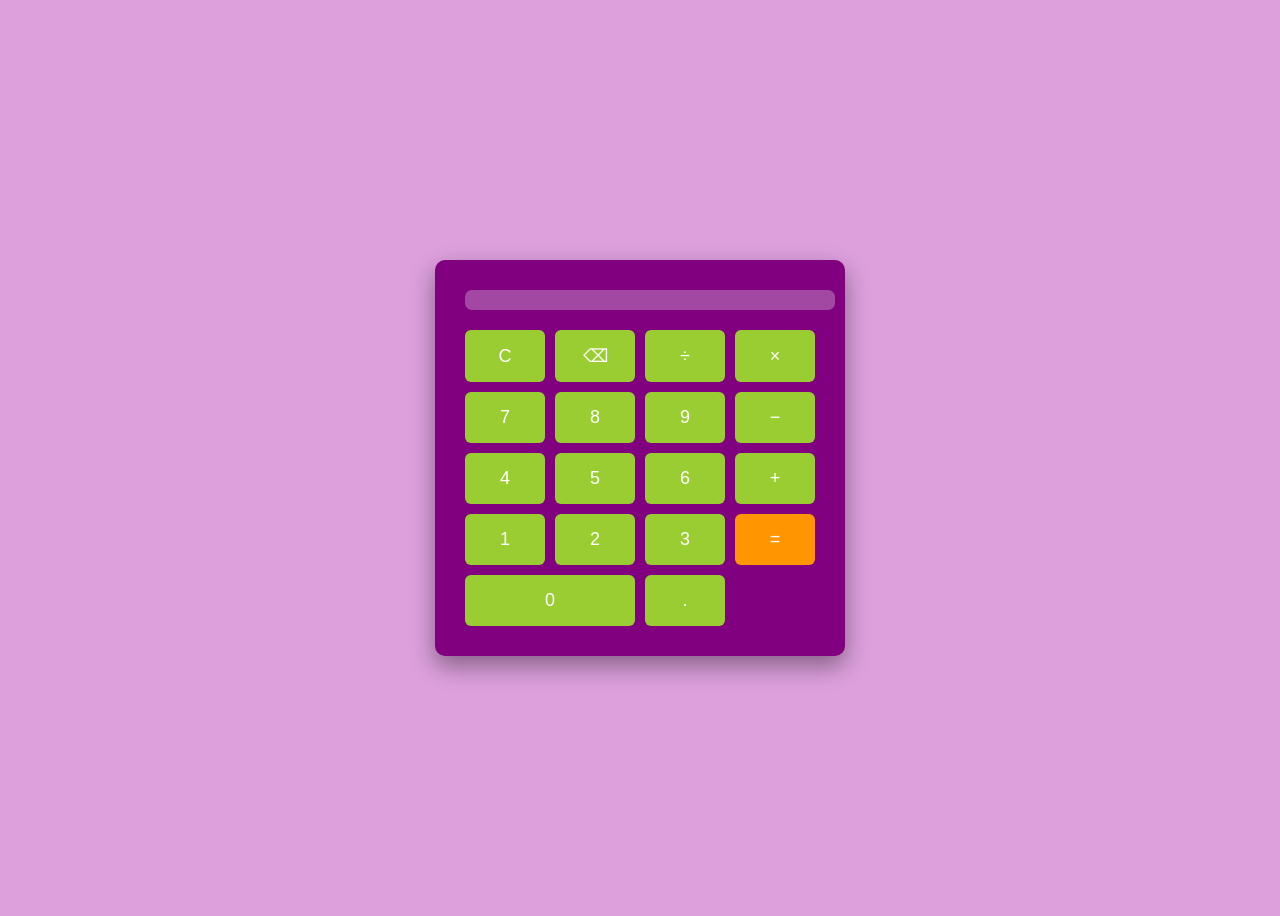
<file: index.html>
<!DOCTYPE html>
<html>
<head>
<title>Calculator</title>
<link rel="stylesheet" href="style.css">
</head>

<body>

<div class="calculator">

<input type="text" id="display" disabled>

<div class="buttons">

<button onclick="clearDisplay()">C</button>
<button onclick="deleteLast()">⌫</button>
<button onclick="append('/')">÷</button>
<button onclick="append('*')">×</button>

<button onclick="append('7')">7</button>
<button onclick="append('8')">8</button>
<button onclick="append('9')">9</button>
<button onclick="append('-')">−</button>

<button onclick="append('4')">4</button>
<button onclick="append('5')">5</button>
<button onclick="append('6')">6</button>
<button onclick="append('+')">+</button>

<button onclick="append('1')">1</button>
<button onclick="append('2')">2</button>
<button onclick="append('3')">3</button>
<button class="equal" onclick="calculate()">=</button>

<button onclick="append('0')" class="zero">0</button>
<button onclick="append('.')">.</button>

</div>

</div>

<script src="first.js"></script>

</body>
</html>
</file>
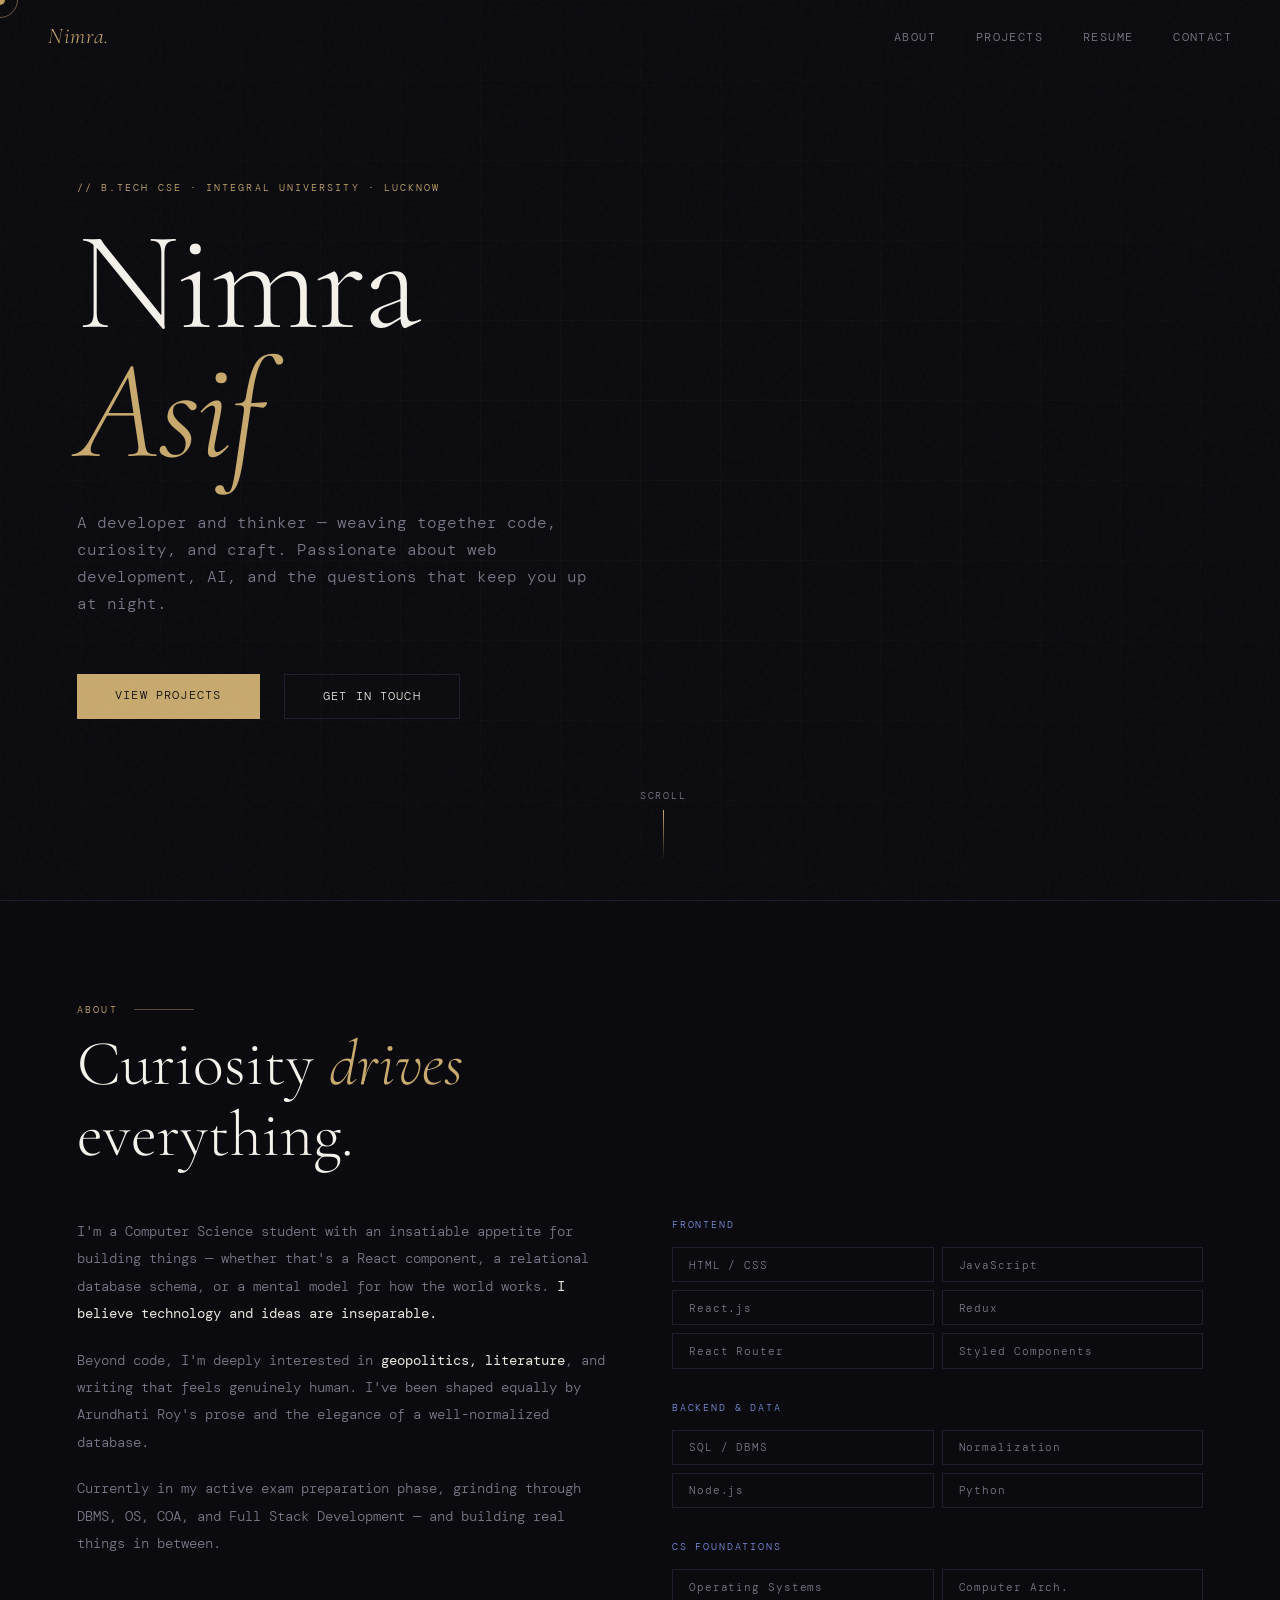
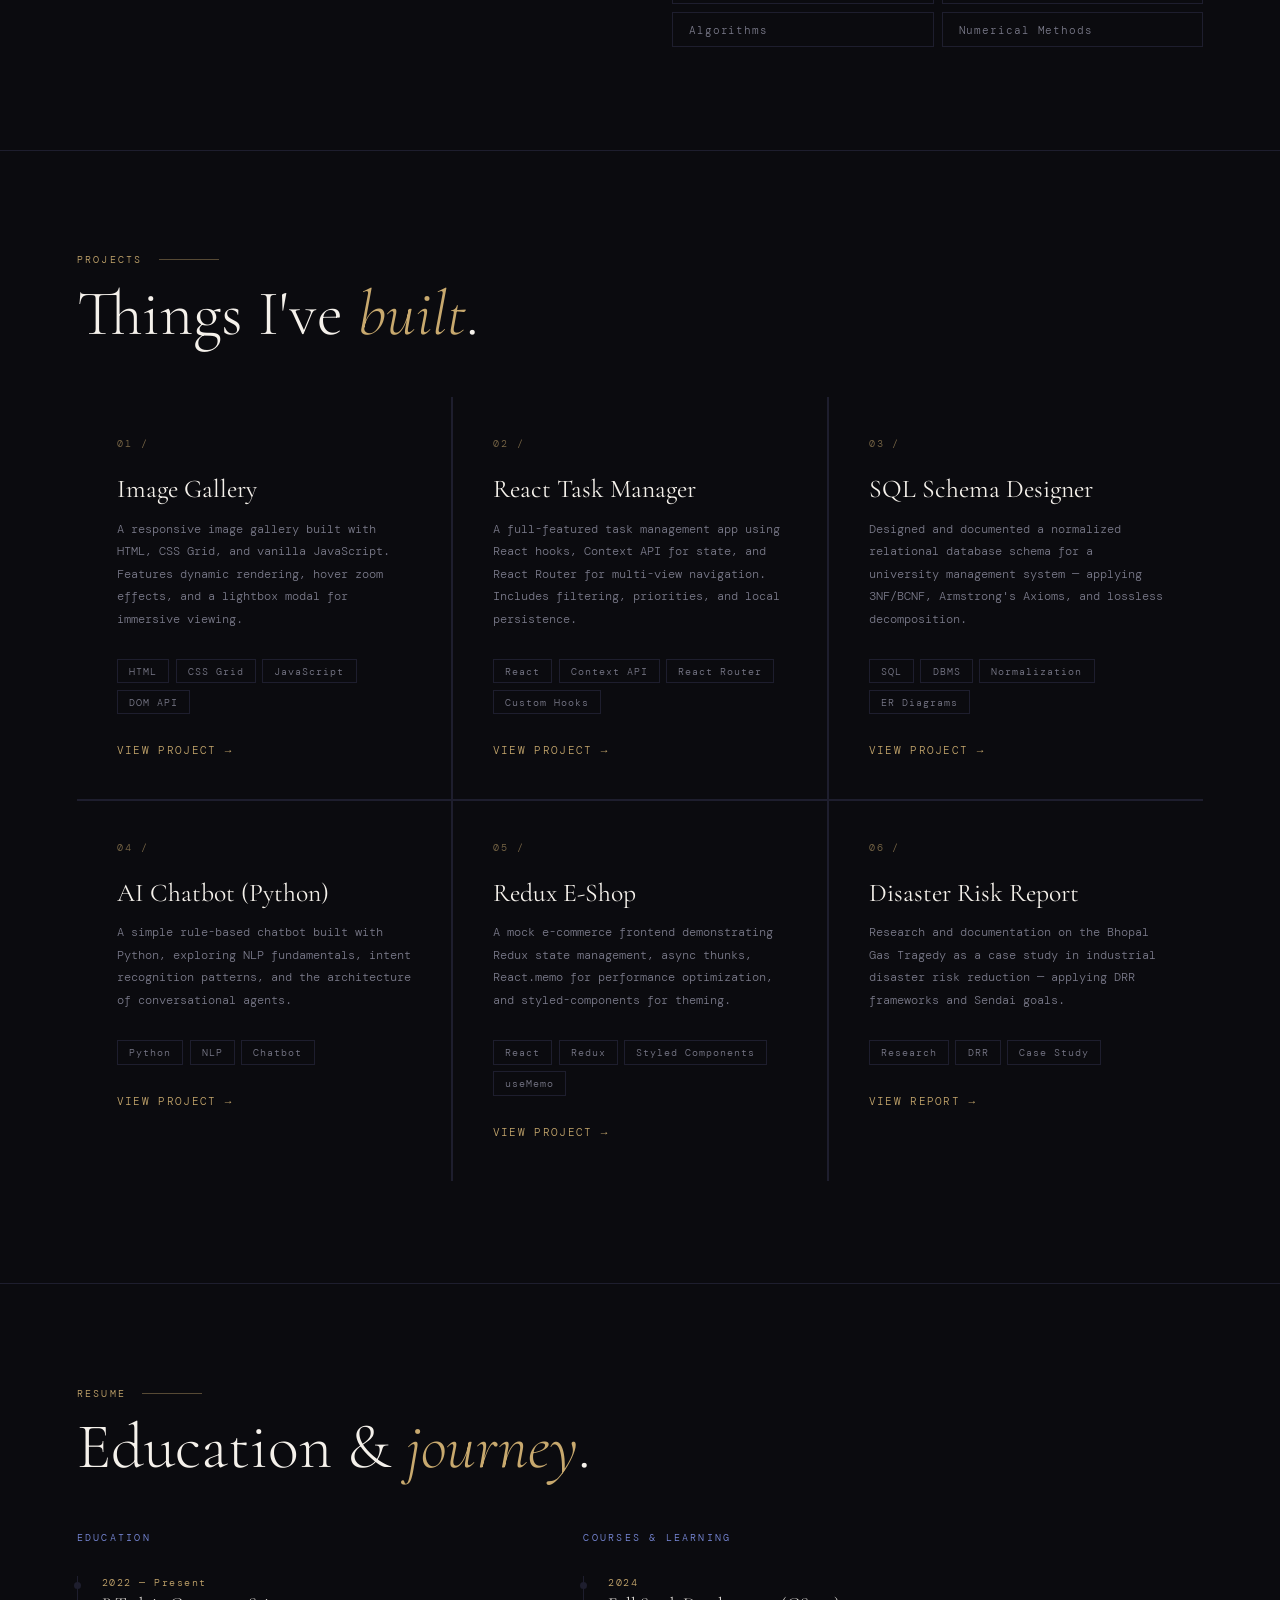
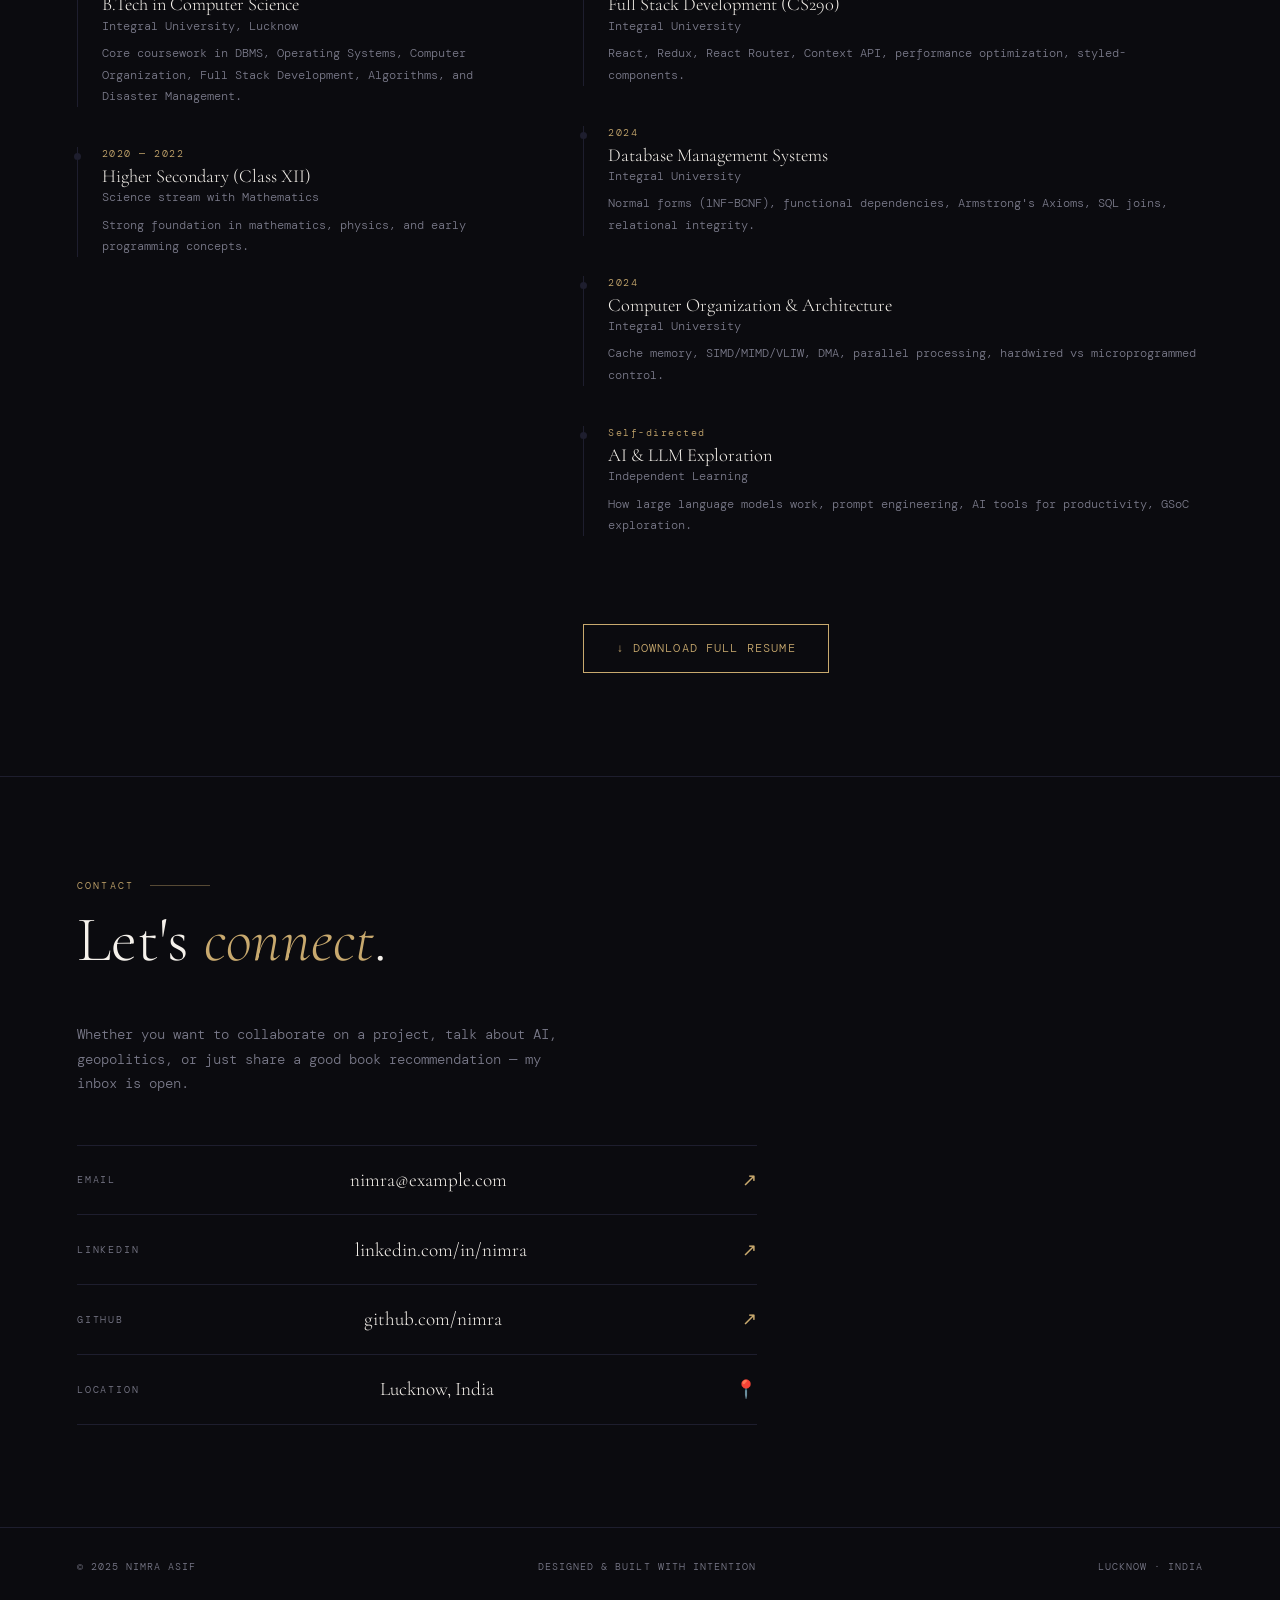
<file: portfolio.html>
<!DOCTYPE html>
<html lang="en">
<head>
<meta charset="UTF-8" />
<meta name="viewport" content="width=device-width, initial-scale=1.0"/>
<title>Nimra — Portfolio</title>
<link rel="preconnect" href="https://fonts.googleapis.com">
<link href="https://fonts.googleapis.com/css2?family=Cormorant+Garamond:ital,wght@0,300;0,400;0,600;1,300;1,400&family=DM+Mono:wght@300;400&display=swap" rel="stylesheet">
<style>
  :root {
    --bg: #0b0b0f;
    --surface: #13131a;
    --border: #1e1e2e;
    --accent: #c8a96e;
    --accent2: #7b8cde;
    --text: #e8e4dc;
    --muted: #7a7a8a;
    --ink: #f5f1eb;
    --gap: clamp(3rem, 8vw, 7rem);
  }

  *, *::before, *::after { box-sizing: border-box; margin: 0; padding: 0; }

  html { scroll-behavior: smooth; font-size: 16px; }

  body {
    background: var(--bg);
    color: var(--text);
    font-family: 'DM Mono', monospace;
    font-weight: 300;
    overflow-x: hidden;
    cursor: none;
  }

  /* ── Custom Cursor ── */
  .cursor {
    position: fixed; top: 0; left: 0;
    width: 10px; height: 10px;
    background: var(--accent);
    border-radius: 50%;
    pointer-events: none;
    z-index: 9999;
    mix-blend-mode: difference;
    transition: transform 0.15s ease, width 0.2s, height 0.2s;
    transform: translate(-50%, -50%);
  }
  .cursor.hover { width: 32px; height: 32px; }

  .cursor-ring {
    position: fixed; top: 0; left: 0;
    width: 36px; height: 36px;
    border: 1px solid var(--accent);
    border-radius: 50%;
    pointer-events: none;
    z-index: 9998;
    transform: translate(-50%, -50%);
    transition: transform 0.35s ease, width 0.3s, height 0.3s, opacity 0.3s;
    opacity: 0.5;
  }
  .cursor-ring.hover { width: 56px; height: 56px; opacity: 0; }

  /* ── Noise Overlay ── */
  body::before {
    content: '';
    position: fixed; inset: 0;
    background-image: url("data:image/svg+xml,%3Csvg viewBox='0 0 256 256' xmlns='http://www.w3.org/2000/svg'%3E%3Cfilter id='n'%3E%3CfeTurbulence type='fractalNoise' baseFrequency='0.9' numOctaves='4' stitchTiles='stitch'/%3E%3C/filter%3E%3Crect width='100%25' height='100%25' filter='url(%23n)' opacity='0.04'/%3E%3C/svg%3E");
    pointer-events: none; z-index: 9990; opacity: 0.6;
  }

  /* ── Nav ── */
  nav {
    position: fixed; top: 0; left: 0; right: 0;
    z-index: 100;
    display: flex; align-items: center; justify-content: space-between;
    padding: 1.4rem 3rem;
    border-bottom: 1px solid transparent;
    transition: border-color 0.3s, background 0.3s;
  }
  nav.scrolled {
    background: rgba(11,11,15,0.85);
    backdrop-filter: blur(12px);
    border-color: var(--border);
  }
  .nav-logo {
    font-family: 'Cormorant Garamond', serif;
    font-size: 1.4rem;
    font-style: italic;
    color: var(--accent);
    letter-spacing: 0.03em;
    text-decoration: none;
  }
  .nav-links {
    display: flex; gap: 2.5rem; list-style: none;
  }
  .nav-links a {
    color: var(--muted);
    text-decoration: none;
    font-size: 0.72rem;
    letter-spacing: 0.12em;
    text-transform: uppercase;
    transition: color 0.25s;
    position: relative;
  }
  .nav-links a::after {
    content: '';
    position: absolute; bottom: -3px; left: 0;
    width: 0; height: 1px;
    background: var(--accent);
    transition: width 0.3s;
  }
  .nav-links a:hover { color: var(--ink); }
  .nav-links a:hover::after { width: 100%; }

  /* ── Hero ── */
  #hero {
    min-height: 100vh;
    display: flex; flex-direction: column;
    justify-content: center;
    padding: 0 clamp(1.5rem, 6vw, 5rem);
    position: relative;
    overflow: hidden;
  }
  .hero-grid-lines {
    position: absolute; inset: 0; pointer-events: none;
    background-image:
      linear-gradient(to right, rgba(200,169,110,0.04) 1px, transparent 1px),
      linear-gradient(to bottom, rgba(200,169,110,0.04) 1px, transparent 1px);
    background-size: 80px 80px;
    mask-image: radial-gradient(ellipse 80% 80% at 50% 50%, black 0%, transparent 100%);
  }
  .hero-label {
    font-size: 0.65rem;
    letter-spacing: 0.2em;
    text-transform: uppercase;
    color: var(--accent);
    margin-bottom: 1.5rem;
    opacity: 0;
    animation: fadeUp 0.8s 0.2s forwards;
  }
  .hero-name {
    font-family: 'Cormorant Garamond', serif;
    font-size: clamp(4rem, 11vw, 10rem);
    font-weight: 300;
    line-height: 0.92;
    color: var(--ink);
    letter-spacing: -0.02em;
    opacity: 0;
    animation: fadeUp 0.9s 0.35s forwards;
  }
  .hero-name em {
    font-style: italic;
    color: var(--accent);
  }
  .hero-tagline {
    margin-top: 2rem;
    font-size: clamp(0.78rem, 1.8vw, 1rem);
    color: var(--muted);
    max-width: 520px;
    line-height: 1.7;
    opacity: 0;
    animation: fadeUp 0.9s 0.5s forwards;
  }
  .hero-cta {
    margin-top: 3.5rem;
    display: flex; gap: 1.5rem; flex-wrap: wrap;
    opacity: 0;
    animation: fadeUp 0.9s 0.65s forwards;
  }
  .btn-primary {
    padding: 0.9rem 2.4rem;
    background: var(--accent);
    color: #0b0b0f;
    font-family: 'DM Mono', monospace;
    font-size: 0.72rem;
    letter-spacing: 0.1em;
    text-transform: uppercase;
    text-decoration: none;
    border: none;
    cursor: none;
    transition: transform 0.2s, box-shadow 0.2s;
  }
  .btn-primary:hover { transform: translateY(-2px); box-shadow: 0 8px 30px rgba(200,169,110,0.25); }
  .btn-outline {
    padding: 0.9rem 2.4rem;
    background: transparent;
    color: var(--text);
    font-family: 'DM Mono', monospace;
    font-size: 0.72rem;
    letter-spacing: 0.1em;
    text-transform: uppercase;
    text-decoration: none;
    border: 1px solid var(--border);
    cursor: none;
    transition: border-color 0.2s, color 0.2s;
  }
  .btn-outline:hover { border-color: var(--accent); color: var(--accent); }

  .hero-scroll-hint {
    position: absolute; bottom: 2.5rem; left: 50%;
    transform: translateX(-50%);
    display: flex; flex-direction: column; align-items: center; gap: 0.5rem;
    opacity: 0;
    animation: fadeUp 1s 1s forwards;
  }
  .scroll-line {
    width: 1px; height: 50px;
    background: linear-gradient(to bottom, var(--accent), transparent);
    animation: scrollPulse 2s infinite;
  }
  .scroll-text {
    font-size: 0.6rem; letter-spacing: 0.18em;
    text-transform: uppercase; color: var(--muted);
  }

  /* ── Sections shared ── */
  section { padding: var(--gap) clamp(1.5rem, 6vw, 5rem); }

  .section-label {
    font-size: 0.63rem;
    letter-spacing: 0.22em;
    text-transform: uppercase;
    color: var(--accent);
    margin-bottom: 0.8rem;
    display: flex; align-items: center; gap: 1rem;
  }
  .section-label::after {
    content: '';
    flex: 1; max-width: 60px; height: 1px;
    background: var(--accent);
    opacity: 0.4;
  }
  .section-title {
    font-family: 'Cormorant Garamond', serif;
    font-size: clamp(2.2rem, 5vw, 4rem);
    font-weight: 300;
    line-height: 1.1;
    color: var(--ink);
    margin-bottom: 3rem;
  }
  .section-title em { font-style: italic; color: var(--accent); }

  /* ── About ── */
  #about { border-top: 1px solid var(--border); }
  .about-grid {
    display: grid;
    grid-template-columns: 1fr 1fr;
    gap: 4rem;
    align-items: start;
  }
  .about-text p {
    font-size: 0.9rem;
    line-height: 1.9;
    color: var(--muted);
    margin-bottom: 1.2rem;
  }
  .about-text p strong { color: var(--text); font-weight: 400; }
  .skills-grid {
    display: grid;
    grid-template-columns: 1fr 1fr;
    gap: 0.5rem;
  }
  .skill-chip {
    padding: 0.6rem 1rem;
    border: 1px solid var(--border);
    font-size: 0.7rem;
    letter-spacing: 0.08em;
    color: var(--muted);
    transition: border-color 0.2s, color 0.2s, background 0.2s;
  }
  .skill-chip:hover {
    border-color: var(--accent);
    color: var(--accent);
    background: rgba(200,169,110,0.04);
  }
  .skills-label {
    font-size: 0.63rem;
    letter-spacing: 0.18em;
    text-transform: uppercase;
    color: var(--accent2);
    margin-bottom: 1rem;
    margin-top: 2rem;
  }
  .skills-label:first-child { margin-top: 0; }

  /* ── Projects ── */
  #projects { border-top: 1px solid var(--border); }
  .projects-grid {
    display: grid;
    grid-template-columns: repeat(auto-fit, minmax(320px, 1fr));
    gap: 1.5px;
    background: var(--border);
  }
  .project-card {
    background: var(--bg);
    padding: 2.5rem;
    position: relative;
    overflow: hidden;
    transition: background 0.3s;
  }
  .project-card::before {
    content: '';
    position: absolute; top: 0; left: 0;
    width: 3px; height: 0;
    background: var(--accent);
    transition: height 0.4s ease;
  }
  .project-card:hover::before { height: 100%; }
  .project-card:hover { background: var(--surface); }
  .project-num {
    font-size: 0.6rem;
    letter-spacing: 0.2em;
    color: var(--accent);
    margin-bottom: 1.5rem;
    opacity: 0.6;
  }
  .project-title {
    font-family: 'Cormorant Garamond', serif;
    font-size: 1.6rem;
    font-weight: 400;
    color: var(--ink);
    margin-bottom: 0.8rem;
    line-height: 1.2;
  }
  .project-desc {
    font-size: 0.78rem;
    line-height: 1.8;
    color: var(--muted);
    margin-bottom: 1.8rem;
  }
  .project-tags {
    display: flex; flex-wrap: wrap; gap: 0.4rem;
    margin-bottom: 1.5rem;
  }
  .tag {
    font-size: 0.62rem;
    letter-spacing: 0.1em;
    padding: 0.3rem 0.7rem;
    border: 1px solid var(--border);
    color: var(--muted);
  }
  .project-link {
    font-size: 0.68rem;
    letter-spacing: 0.12em;
    text-transform: uppercase;
    color: var(--accent);
    text-decoration: none;
    display: inline-flex; align-items: center; gap: 0.5rem;
    transition: gap 0.2s;
  }
  .project-link:hover { gap: 0.9rem; }

  /* ── Resume ── */
  #resume { border-top: 1px solid var(--border); }
  .resume-layout {
    display: grid;
    grid-template-columns: 1fr 1.4fr;
    gap: 4rem;
  }
  .timeline { position: relative; }
  .timeline-section-title {
    font-size: 0.63rem;
    letter-spacing: 0.22em;
    text-transform: uppercase;
    color: var(--accent2);
    margin-bottom: 2rem;
  }
  .timeline-item {
    position: relative;
    padding-left: 1.5rem;
    margin-bottom: 2.5rem;
    border-left: 1px solid var(--border);
    transition: border-color 0.3s;
  }
  .timeline-item:hover { border-color: var(--accent); }
  .timeline-item::before {
    content: '';
    position: absolute; top: 0.4rem; left: -4px;
    width: 7px; height: 7px;
    background: var(--border);
    border-radius: 50%;
    transition: background 0.3s;
  }
  .timeline-item:hover::before { background: var(--accent); }
  .timeline-year {
    font-size: 0.62rem;
    letter-spacing: 0.15em;
    color: var(--accent);
    margin-bottom: 0.3rem;
  }
  .timeline-role {
    font-family: 'Cormorant Garamond', serif;
    font-size: 1.15rem;
    color: var(--ink);
    margin-bottom: 0.2rem;
  }
  .timeline-place {
    font-size: 0.72rem;
    color: var(--muted);
    margin-bottom: 0.6rem;
  }
  .timeline-desc {
    font-size: 0.76rem;
    line-height: 1.75;
    color: var(--muted);
  }
  .resume-download {
    margin-top: 3rem;
    display: inline-flex;
    align-items: center;
    gap: 0.8rem;
    padding: 1rem 2rem;
    border: 1px solid var(--accent);
    color: var(--accent);
    font-family: 'DM Mono', monospace;
    font-size: 0.72rem;
    letter-spacing: 0.1em;
    text-transform: uppercase;
    text-decoration: none;
    cursor: none;
    transition: background 0.2s, color 0.2s;
  }
  .resume-download:hover {
    background: var(--accent);
    color: #0b0b0f;
  }

  /* ── Contact ── */
  #contact { border-top: 1px solid var(--border); }
  .contact-inner {
    max-width: 680px;
  }
  .contact-links {
    display: flex; flex-direction: column; gap: 0;
    margin-top: 3rem;
  }
  .contact-item {
    display: flex; align-items: center; justify-content: space-between;
    padding: 1.4rem 0;
    border-bottom: 1px solid var(--border);
    text-decoration: none;
    color: var(--text);
    transition: padding-left 0.3s;
  }
  .contact-item:first-child { border-top: 1px solid var(--border); }
  .contact-item:hover { padding-left: 1rem; }
  .contact-item-label {
    font-size: 0.65rem;
    letter-spacing: 0.18em;
    text-transform: uppercase;
    color: var(--muted);
  }
  .contact-item-value {
    font-family: 'Cormorant Garamond', serif;
    font-size: 1.2rem;
    color: var(--ink);
  }
  .contact-arrow {
    font-size: 1.1rem;
    color: var(--accent);
    transition: transform 0.2s;
  }
  .contact-item:hover .contact-arrow { transform: translate(4px, -4px); }

  /* ── Footer ── */
  footer {
    border-top: 1px solid var(--border);
    padding: 2rem clamp(1.5rem, 6vw, 5rem);
    display: flex; align-items: center; justify-content: space-between;
    font-size: 0.65rem;
    letter-spacing: 0.1em;
    color: var(--muted);
    flex-wrap: wrap; gap: 1rem;
  }
  footer span { text-transform: uppercase; }

  /* ── Animations ── */
  @keyframes fadeUp {
    from { opacity: 0; transform: translateY(24px); }
    to   { opacity: 1; transform: translateY(0); }
  }
  @keyframes scrollPulse {
    0%, 100% { opacity: 0.3; }
    50% { opacity: 1; }
  }

  .reveal {
    opacity: 0;
    transform: translateY(30px);
    transition: opacity 0.7s ease, transform 0.7s ease;
  }
  .reveal.visible {
    opacity: 1;
    transform: translateY(0);
  }
  .reveal-delay-1 { transition-delay: 0.1s; }
  .reveal-delay-2 { transition-delay: 0.2s; }
  .reveal-delay-3 { transition-delay: 0.3s; }

  /* ── Responsive ── */
  @media (max-width: 768px) {
    nav { padding: 1.2rem 1.5rem; }
    .nav-links { gap: 1.5rem; }
    .about-grid { grid-template-columns: 1fr; gap: 2.5rem; }
    .resume-layout { grid-template-columns: 1fr; gap: 3rem; }
    .projects-grid { grid-template-columns: 1fr; }
    footer { flex-direction: column; text-align: center; }
  }
  @media (max-width: 480px) {
    .nav-links { display: none; }
  }
</style>
</head>
<body>

<div class="cursor" id="cursor"></div>
<div class="cursor-ring" id="cursorRing"></div>

<!-- NAV -->
<nav id="navbar">
  <a href="#hero" class="nav-logo">Nimra.</a>
  <ul class="nav-links">
    <li><a href="#about">About</a></li>
    <li><a href="#projects">Projects</a></li>
    <li><a href="#resume">Resume</a></li>
    <li><a href="#contact">Contact</a></li>
  </ul>
</nav>

<!-- HERO -->
<section id="hero">
  <div class="hero-grid-lines"></div>
  <p class="hero-label">// B.Tech CSE · Integral University · Lucknow</p>
  <h1 class="hero-name">
    Nimra<br><em>Asif</em>
  </h1>
  <p class="hero-tagline">
    A developer and thinker — weaving together code, curiosity, and craft.
    Passionate about web development, AI, and the questions that keep you up at night.
  </p>
  <div class="hero-cta">
    <a href="#projects" class="btn-primary">View Projects</a>
    <a href="#contact" class="btn-outline">Get In Touch</a>
  </div>
  <div class="hero-scroll-hint">
    <span class="scroll-text">Scroll</span>
    <div class="scroll-line"></div>
  </div>
</section>

<!-- ABOUT -->
<section id="about">
  <p class="section-label reveal">About</p>
  <h2 class="section-title reveal reveal-delay-1">Curiosity <em>drives</em><br>everything.</h2>
  <div class="about-grid">
    <div class="about-text reveal reveal-delay-2">
      <p>
        I'm a Computer Science student with an insatiable appetite for building things —
        whether that's a React component, a relational database schema, or a mental model
        for how the world works. <strong>I believe technology and ideas are inseparable.</strong>
      </p>
      <p>
        Beyond code, I'm deeply interested in <strong>geopolitics, literature</strong>, and writing
        that feels genuinely human. I've been shaped equally by Arundhati Roy's prose
        and the elegance of a well-normalized database.
      </p>
      <p>
        Currently in my active exam preparation phase, grinding through DBMS, OS,
        COA, and Full Stack Development — and building real things in between.
      </p>
    </div>
    <div class="reveal reveal-delay-3">
      <p class="skills-label">Frontend</p>
      <div class="skills-grid">
        <div class="skill-chip">HTML / CSS</div>
        <div class="skill-chip">JavaScript</div>
        <div class="skill-chip">React.js</div>
        <div class="skill-chip">Redux</div>
        <div class="skill-chip">React Router</div>
        <div class="skill-chip">Styled Components</div>
      </div>
      <p class="skills-label">Backend & Data</p>
      <div class="skills-grid">
        <div class="skill-chip">SQL / DBMS</div>
        <div class="skill-chip">Normalization</div>
        <div class="skill-chip">Node.js</div>
        <div class="skill-chip">Python</div>
      </div>
      <p class="skills-label">CS Foundations</p>
      <div class="skills-grid">
        <div class="skill-chip">Operating Systems</div>
        <div class="skill-chip">Computer Arch.</div>
        <div class="skill-chip">Algorithms</div>
        <div class="skill-chip">Numerical Methods</div>
      </div>
    </div>
  </div>
</section>

<!-- PROJECTS -->
<section id="projects">
  <p class="section-label reveal">Projects</p>
  <h2 class="section-title reveal reveal-delay-1">Things I've <em>built</em>.</h2>
  <div class="projects-grid">

    <div class="project-card reveal">
      <p class="project-num">01 /</p>
      <h3 class="project-title">Image Gallery</h3>
      <p class="project-desc">
        A responsive image gallery built with HTML, CSS Grid, and vanilla JavaScript.
        Features dynamic rendering, hover zoom effects, and a lightbox modal for immersive viewing.
      </p>
      <div class="project-tags">
        <span class="tag">HTML</span>
        <span class="tag">CSS Grid</span>
        <span class="tag">JavaScript</span>
        <span class="tag">DOM API</span>
      </div>
      <a href="#" class="project-link">View Project →</a>
    </div>

    <div class="project-card reveal reveal-delay-1">
      <p class="project-num">02 /</p>
      <h3 class="project-title">React Task Manager</h3>
      <p class="project-desc">
        A full-featured task management app using React hooks, Context API for state, 
        and React Router for multi-view navigation. Includes filtering, priorities, and local persistence.
      </p>
      <div class="project-tags">
        <span class="tag">React</span>
        <span class="tag">Context API</span>
        <span class="tag">React Router</span>
        <span class="tag">Custom Hooks</span>
      </div>
      <a href="#" class="project-link">View Project →</a>
    </div>

    <div class="project-card reveal reveal-delay-2">
      <p class="project-num">03 /</p>
      <h3 class="project-title">SQL Schema Designer</h3>
      <p class="project-desc">
        Designed and documented a normalized relational database schema for a university
        management system — applying 3NF/BCNF, Armstrong's Axioms, and lossless decomposition.
      </p>
      <div class="project-tags">
        <span class="tag">SQL</span>
        <span class="tag">DBMS</span>
        <span class="tag">Normalization</span>
        <span class="tag">ER Diagrams</span>
      </div>
      <a href="#" class="project-link">View Project →</a>
    </div>

    <div class="project-card reveal">
      <p class="project-num">04 /</p>
      <h3 class="project-title">AI Chatbot (Python)</h3>
      <p class="project-desc">
        A simple rule-based chatbot built with Python, exploring NLP fundamentals, 
        intent recognition patterns, and the architecture of conversational agents.
      </p>
      <div class="project-tags">
        <span class="tag">Python</span>
        <span class="tag">NLP</span>
        <span class="tag">Chatbot</span>
      </div>
      <a href="#" class="project-link">View Project →</a>
    </div>

    <div class="project-card reveal reveal-delay-1">
      <p class="project-num">05 /</p>
      <h3 class="project-title">Redux E-Shop</h3>
      <p class="project-desc">
        A mock e-commerce frontend demonstrating Redux state management, async thunks, 
        React.memo for performance optimization, and styled-components for theming.
      </p>
      <div class="project-tags">
        <span class="tag">React</span>
        <span class="tag">Redux</span>
        <span class="tag">Styled Components</span>
        <span class="tag">useMemo</span>
      </div>
      <a href="#" class="project-link">View Project →</a>
    </div>

    <div class="project-card reveal reveal-delay-2">
      <p class="project-num">06 /</p>
      <h3 class="project-title">Disaster Risk Report</h3>
      <p class="project-desc">
        Research and documentation on the Bhopal Gas Tragedy as a case study in
        industrial disaster risk reduction — applying DRR frameworks and Sendai goals.
      </p>
      <div class="project-tags">
        <span class="tag">Research</span>
        <span class="tag">DRR</span>
        <span class="tag">Case Study</span>
      </div>
      <a href="#" class="project-link">View Report →</a>
    </div>

  </div>
</section>

<!-- RESUME -->
<section id="resume">
  <p class="section-label reveal">Resume</p>
  <h2 class="section-title reveal reveal-delay-1">Education &amp; <em>journey</em>.</h2>
  <div class="resume-layout">
    <div class="reveal reveal-delay-1">
      <p class="timeline-section-title">Education</p>
      <div class="timeline">
        <div class="timeline-item">
          <p class="timeline-year">2022 — Present</p>
          <p class="timeline-role">B.Tech in Computer Science</p>
          <p class="timeline-place">Integral University, Lucknow</p>
          <p class="timeline-desc">
            Core coursework in DBMS, Operating Systems, Computer Organization,
            Full Stack Development, Algorithms, and Disaster Management.
          </p>
        </div>
        <div class="timeline-item">
          <p class="timeline-year">2020 — 2022</p>
          <p class="timeline-role">Higher Secondary (Class XII)</p>
          <p class="timeline-place">Science stream with Mathematics</p>
          <p class="timeline-desc">
            Strong foundation in mathematics, physics, and early programming concepts.
          </p>
        </div>
      </div>
    </div>
    <div class="reveal reveal-delay-2">
      <p class="timeline-section-title">Courses & Learning</p>
      <div class="timeline">
        <div class="timeline-item">
          <p class="timeline-year">2024</p>
          <p class="timeline-role">Full Stack Development (CS290)</p>
          <p class="timeline-place">Integral University</p>
          <p class="timeline-desc">React, Redux, React Router, Context API, performance optimization, styled-components.</p>
        </div>
        <div class="timeline-item">
          <p class="timeline-year">2024</p>
          <p class="timeline-role">Database Management Systems</p>
          <p class="timeline-place">Integral University</p>
          <p class="timeline-desc">Normal forms (1NF–BCNF), functional dependencies, Armstrong's Axioms, SQL joins, relational integrity.</p>
        </div>
        <div class="timeline-item">
          <p class="timeline-year">2024</p>
          <p class="timeline-role">Computer Organization & Architecture</p>
          <p class="timeline-place">Integral University</p>
          <p class="timeline-desc">Cache memory, SIMD/MIMD/VLIW, DMA, parallel processing, hardwired vs microprogrammed control.</p>
        </div>
        <div class="timeline-item">
          <p class="timeline-year">Self-directed</p>
          <p class="timeline-role">AI & LLM Exploration</p>
          <p class="timeline-place">Independent Learning</p>
          <p class="timeline-desc">How large language models work, prompt engineering, AI tools for productivity, GSoC exploration.</p>
        </div>
      </div>
      <a href="#" class="resume-download">
        ↓ Download Full Resume
      </a>
    </div>
  </div>
</section>

<!-- CONTACT -->
<section id="contact">
  <p class="section-label reveal">Contact</p>
  <div class="contact-inner">
    <h2 class="section-title reveal reveal-delay-1">Let's <em>connect</em>.</h2>
    <p class="reveal reveal-delay-2" style="font-size:0.85rem;line-height:1.8;color:var(--muted);max-width:480px;">
      Whether you want to collaborate on a project, talk about AI, geopolitics, or just share a good book recommendation — my inbox is open.
    </p>
    <div class="contact-links reveal reveal-delay-3">
      <a href="mailto:nimra@example.com" class="contact-item">
        <span class="contact-item-label">Email</span>
        <span class="contact-item-value">nimra@example.com</span>
        <span class="contact-arrow">↗</span>
      </a>
      <a href="https://linkedin.com/in/nimra" target="_blank" class="contact-item">
        <span class="contact-item-label">LinkedIn</span>
        <span class="contact-item-value">linkedin.com/in/nimra</span>
        <span class="contact-arrow">↗</span>
      </a>
      <a href="https://github.com/nimra" target="_blank" class="contact-item">
        <span class="contact-item-label">GitHub</span>
        <span class="contact-item-value">github.com/nimra</span>
        <span class="contact-arrow">↗</span>
      </a>
      <a href="#" class="contact-item">
        <span class="contact-item-label">Location</span>
        <span class="contact-item-value">Lucknow, India</span>
        <span class="contact-arrow">📍</span>
      </a>
    </div>
  </div>
</section>

<!-- FOOTER -->
<footer>
  <span>© 2025 Nimra Asif</span>
  <span>Designed &amp; built with intention</span>
  <span>Lucknow · India</span>
</footer>

<script>
  // Custom cursor
  const cursor = document.getElementById('cursor');
  const ring = document.getElementById('cursorRing');
  let mx = 0, my = 0, rx = 0, ry = 0;

  document.addEventListener('mousemove', e => {
    mx = e.clientX; my = e.clientY;
    cursor.style.left = mx + 'px';
    cursor.style.top = my + 'px';
  });

  // Ring lags behind
  function animateRing() {
    rx += (mx - rx) * 0.1;
    ry += (my - ry) * 0.1;
    ring.style.left = rx + 'px';
    ring.style.top = ry + 'px';
    requestAnimationFrame(animateRing);
  }
  animateRing();

  // Hover effect on interactive elements
  document.querySelectorAll('a, button, .skill-chip, .project-card').forEach(el => {
    el.addEventListener('mouseenter', () => {
      cursor.classList.add('hover');
      ring.classList.add('hover');
    });
    el.addEventListener('mouseleave', () => {
      cursor.classList.remove('hover');
      ring.classList.remove('hover');
    });
  });

  // Navbar scroll behavior
  const navbar = document.getElementById('navbar');
  window.addEventListener('scroll', () => {
    navbar.classList.toggle('scrolled', window.scrollY > 60);
  });

  // Reveal on scroll
  const reveals = document.querySelectorAll('.reveal');
  const observer = new IntersectionObserver(entries => {
    entries.forEach(e => {
      if (e.isIntersecting) {
        e.target.classList.add('visible');
        observer.unobserve(e.target);
      }
    });
  }, { threshold: 0.12 });
  reveals.forEach(el => observer.observe(el));
</script>
</body>
</html>
</file>
<file: style.css>
body {
  font-family: Arial, Helvetica, sans-serif;
  background: plum;
  display: grid;
justify-content: center;
align-items: center;
height: 100vh;
}

.calculator {
  background: purple;
  padding: 30px;
  border-radius: 10px;
  box-shadow: 0 10px 25px rgba(0,0,0,0.4);
  width: 350px;
}
#display {
  width: 100%;
  height: 0vh;
  font-size: 26px;
   margin-bottom: 20px;
   text-align: right;
   padding: 10px;
   border:none;
   border-radius: 7px;

}
.buttons{
  display:grid;
  grid-template-columns: repeat(4,1fr);
  gap: 10px;
}

button{
padding:15px;
font-size:18px;
border:none;
border-radius:6px;
cursor:pointer;
background:yellowgreen;
color:white;
transition:0.3s;
}

button:hover{
background:#666666;
}

.equal{
background:#ff9500;
}

.equal:hover{
background:#ffa733;
}

.zero{
grid-column:span 2;
}
</file>
